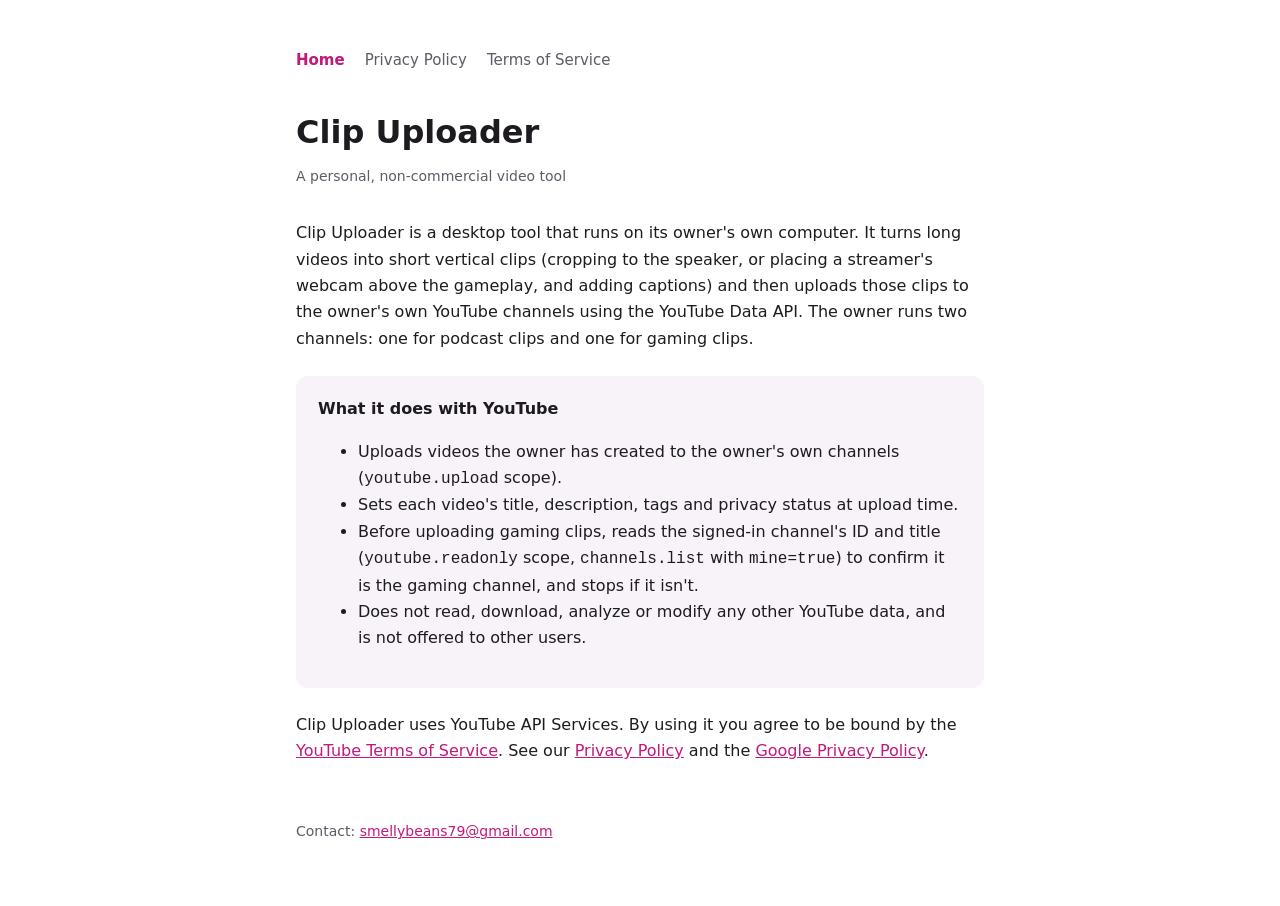
<file: index.html>
<!doctype html>
<html lang="en">
<head>
<meta charset="utf-8">
<meta name="viewport" content="width=device-width, initial-scale=1">
<title>Clip Uploader</title>
<meta name="description" content="Clip Uploader is a personal tool that uploads short videos to its owner's own YouTube channels.">
<link rel="stylesheet" href="style.css">
</head>
<body>
<main>
  <nav><a href="index.html" aria-current="page">Home</a><a href="privacy.html">Privacy Policy</a><a href="terms.html">Terms of Service</a></nav>
  <h1>Clip Uploader</h1>
  <p class="meta">A personal, non-commercial video tool</p>

  <p>Clip Uploader is a desktop tool that runs on its owner's own computer. It turns long videos
  into short vertical clips (cropping to the speaker, or placing a streamer's webcam above the gameplay,
  and adding captions) and then uploads those clips to the owner's own YouTube channels using the
  YouTube Data API. The owner runs two channels: one for podcast clips and one for gaming clips.</p>

  <div class="card">
    <strong>What it does with YouTube</strong>
    <ul>
      <li>Uploads videos the owner has created to the owner's own channels (<code>youtube.upload</code> scope).</li>
      <li>Sets each video's title, description, tags and privacy status at upload time.</li>
      <li>Before uploading gaming clips, reads the signed-in channel's ID and title (<code>youtube.readonly</code>
      scope, <code>channels.list</code> with <code>mine=true</code>) to confirm it is the gaming channel, and
      stops if it isn't.</li>
      <li>Does not read, download, analyze or modify any other YouTube data, and is not offered to other users.</li>
    </ul>
  </div>

  <p>Clip Uploader uses YouTube API Services. By using it you agree to be bound by the
  <a href="https://www.youtube.com/t/terms">YouTube Terms of Service</a>. See our
  <a href="privacy.html">Privacy Policy</a> and the
  <a href="https://policies.google.com/privacy">Google Privacy Policy</a>.</p>

  <footer>Contact: <a href="mailto:smellybeans79@gmail.com">smellybeans79@gmail.com</a></footer>
</main>
</body>
</html>
</file>
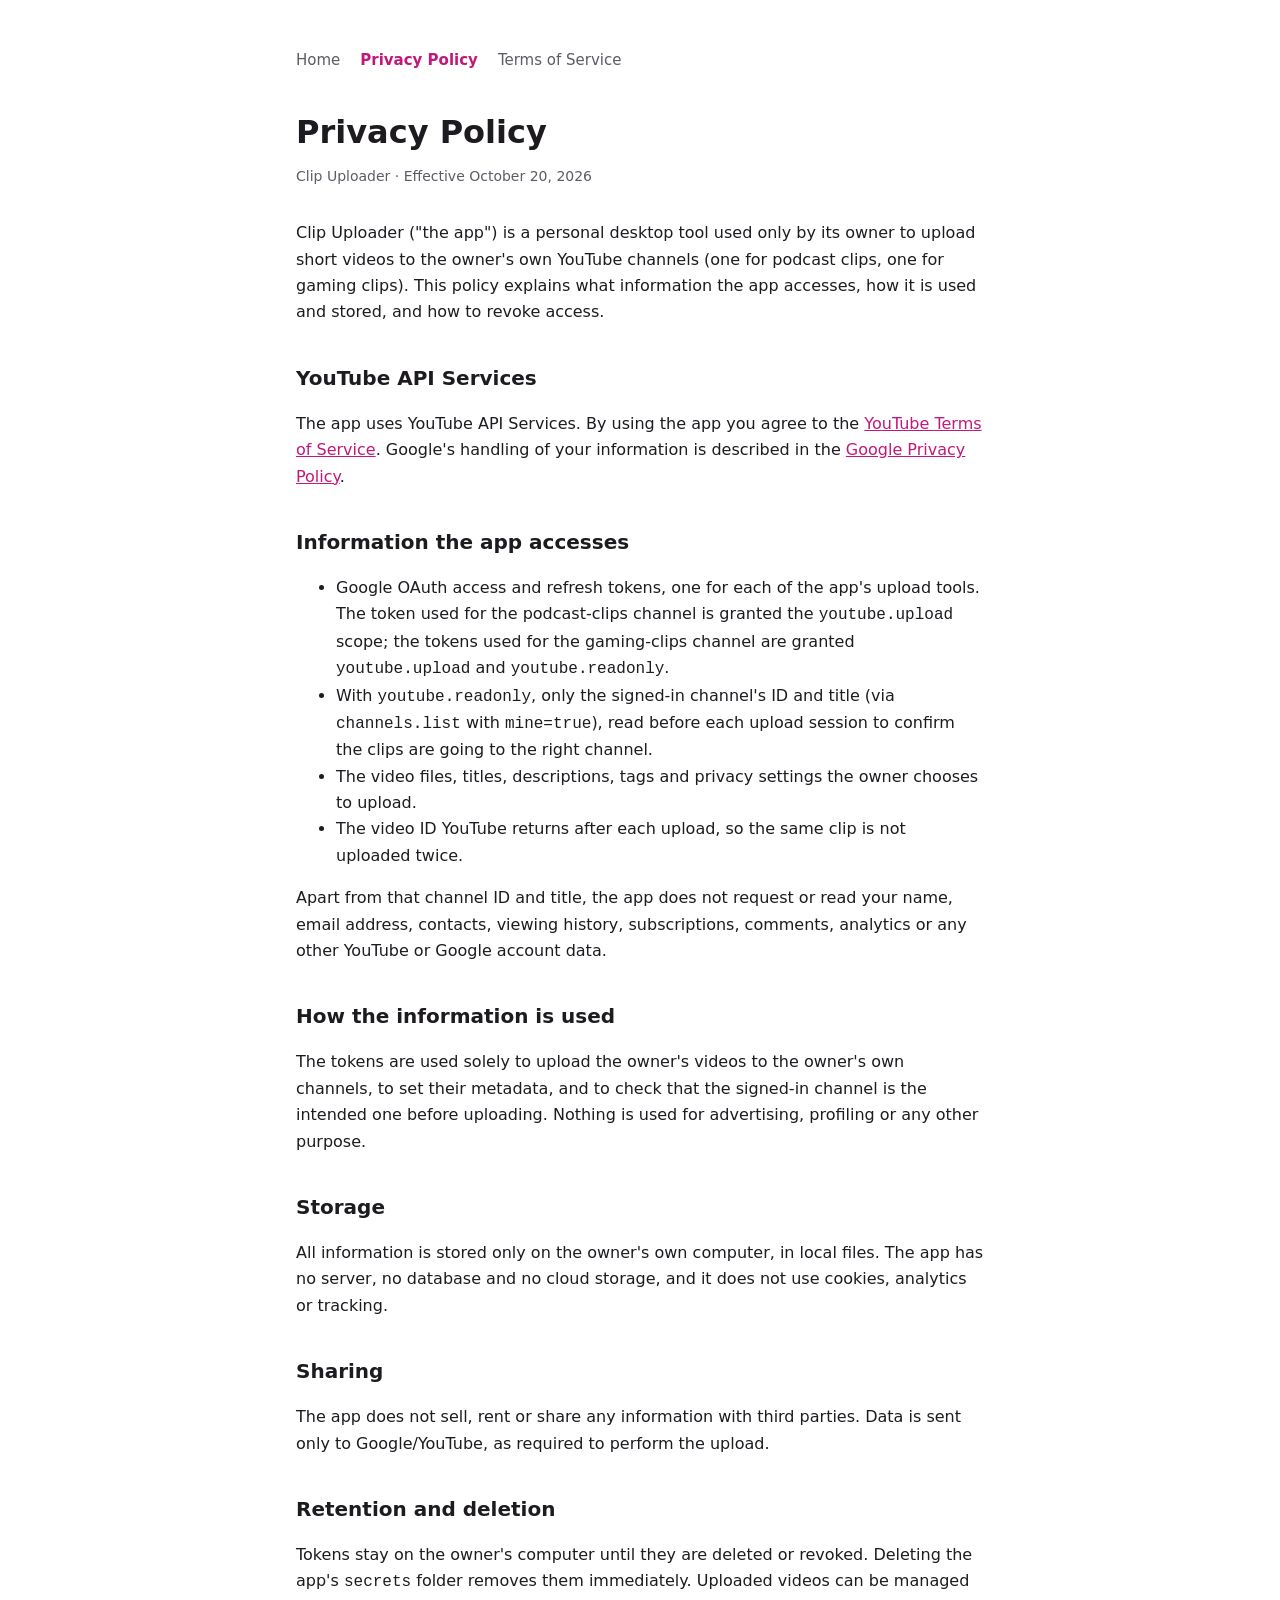
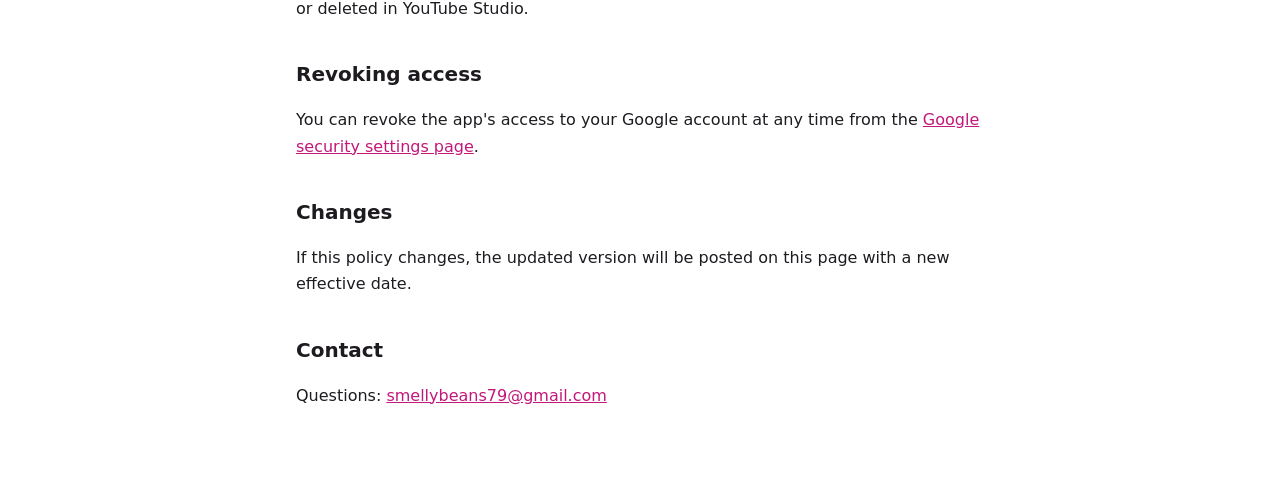
<file: privacy.html>
<!doctype html>
<html lang="en">
<head>
<meta charset="utf-8">
<meta name="viewport" content="width=device-width, initial-scale=1">
<title>Privacy Policy – Clip Uploader</title>
<link rel="stylesheet" href="style.css">
</head>
<body>
<main>
  <nav><a href="index.html">Home</a><a href="privacy.html" aria-current="page">Privacy Policy</a><a href="terms.html">Terms of Service</a></nav>
  <h1>Privacy Policy</h1>
  <p class="meta">Clip Uploader · Effective October 20, 2026</p>

  <p>Clip Uploader ("the app") is a personal desktop tool used only by its owner to upload short videos
  to the owner's own YouTube channels (one for podcast clips, one for gaming clips). This policy explains
  what information the app accesses, how it is used and stored, and how to revoke access.</p>

  <h2>YouTube API Services</h2>
  <p>The app uses YouTube API Services. By using the app you agree to the
  <a href="https://www.youtube.com/t/terms">YouTube Terms of Service</a>. Google's handling of your
  information is described in the <a href="https://policies.google.com/privacy">Google Privacy Policy</a>.</p>

  <h2>Information the app accesses</h2>
  <ul>
    <li>Google OAuth access and refresh tokens, one for each of the app's upload tools. The token used for
    the podcast-clips channel is granted the <code>youtube.upload</code> scope; the tokens used for the
    gaming-clips channel are granted <code>youtube.upload</code> and <code>youtube.readonly</code>.</li>
    <li>With <code>youtube.readonly</code>, only the signed-in channel's ID and title (via
    <code>channels.list</code> with <code>mine=true</code>), read before each upload session to confirm the
    clips are going to the right channel.</li>
    <li>The video files, titles, descriptions, tags and privacy settings the owner chooses to upload.</li>
    <li>The video ID YouTube returns after each upload, so the same clip is not uploaded twice.</li>
  </ul>
  <p>Apart from that channel ID and title, the app does not request or read your name, email address,
  contacts, viewing history, subscriptions, comments, analytics or any other YouTube or Google account data.</p>

  <h2>How the information is used</h2>
  <p>The tokens are used solely to upload the owner's videos to the owner's own channels, to set their
  metadata, and to check that the signed-in channel is the intended one before uploading. Nothing is
  used for advertising, profiling or any other purpose.</p>

  <h2>Storage</h2>
  <p>All information is stored only on the owner's own computer, in local files. The app has no
  server, no database and no cloud storage, and it does not use cookies, analytics or tracking.</p>

  <h2>Sharing</h2>
  <p>The app does not sell, rent or share any information with third parties. Data is sent only to
  Google/YouTube, as required to perform the upload.</p>

  <h2>Retention and deletion</h2>
  <p>Tokens stay on the owner's computer until they are deleted or revoked. Deleting the app's
  <code>secrets</code> folder removes them immediately. Uploaded videos can be managed or deleted in
  YouTube Studio.</p>

  <h2>Revoking access</h2>
  <p>You can revoke the app's access to your Google account at any time from the
  <a href="https://security.google.com/settings/security/permissions">Google security settings page</a>.</p>

  <h2>Changes</h2>
  <p>If this policy changes, the updated version will be posted on this page with a new effective date.</p>

  <h2>Contact</h2>
  <p>Questions: <a href="mailto:smellybeans79@gmail.com">smellybeans79@gmail.com</a></p>
</main>
</body>
</html>
</file>
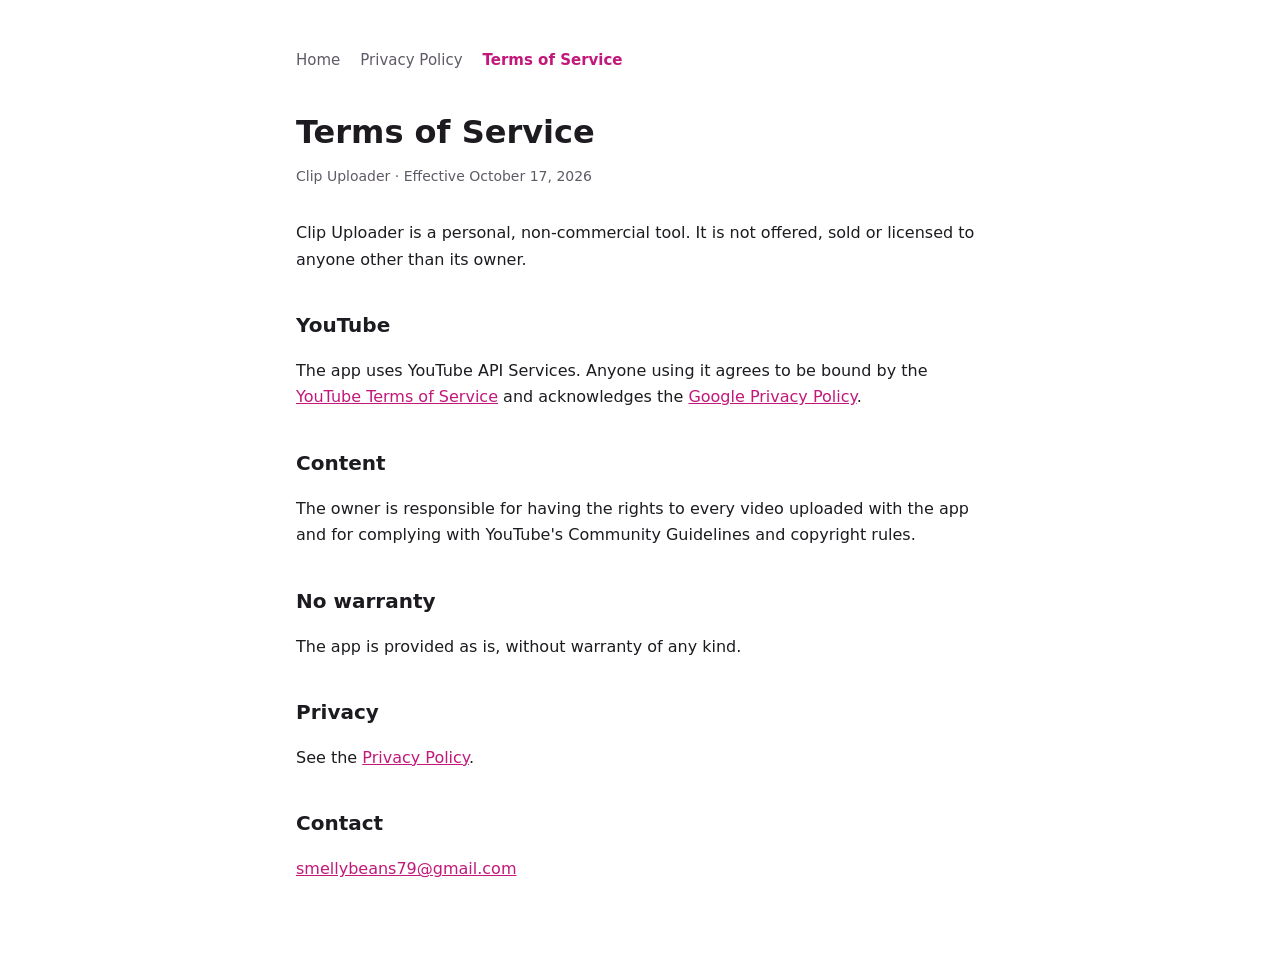
<file: terms.html>
<!doctype html>
<html lang="en">
<head>
<meta charset="utf-8">
<meta name="viewport" content="width=device-width, initial-scale=1">
<title>Terms of Service – Clip Uploader</title>
<link rel="stylesheet" href="style.css">
</head>
<body>
<main>
  <nav><a href="index.html">Home</a><a href="privacy.html">Privacy Policy</a><a href="terms.html" aria-current="page">Terms of Service</a></nav>
  <h1>Terms of Service</h1>
  <p class="meta">Clip Uploader · Effective October 17, 2026</p>

  <p>Clip Uploader is a personal, non-commercial tool. It is not offered, sold or licensed to anyone
  other than its owner.</p>

  <h2>YouTube</h2>
  <p>The app uses YouTube API Services. Anyone using it agrees to be bound by the
  <a href="https://www.youtube.com/t/terms">YouTube Terms of Service</a> and acknowledges the
  <a href="https://policies.google.com/privacy">Google Privacy Policy</a>.</p>

  <h2>Content</h2>
  <p>The owner is responsible for having the rights to every video uploaded with the app and for
  complying with YouTube's Community Guidelines and copyright rules.</p>

  <h2>No warranty</h2>
  <p>The app is provided as is, without warranty of any kind.</p>

  <h2>Privacy</h2>
  <p>See the <a href="privacy.html">Privacy Policy</a>.</p>

  <h2>Contact</h2>
  <p><a href="mailto:smellybeans79@gmail.com">smellybeans79@gmail.com</a></p>
</main>
</body>
</html>
</file>
<file: style.css>
:root { --bg: #ffffff; --fg: #1d1b20; --muted: #5f5a66; --accent: #c2187a; --card: #f7f3f8; }
@media (prefers-color-scheme: dark) {
  :root { --bg: #141216; --fg: #ece7ef; --muted: #a9a2ae; --accent: #ff7ac8; --card: #1f1c22; }
}
* { box-sizing: border-box; }
body { margin: 0; background: var(--bg); color: var(--fg); font: 16px/1.65 system-ui, -apple-system, "Segoe UI", sans-serif; }
main { max-width: 720px; margin: 0 auto; padding: 48px 16px 64px; }
nav { display: flex; gap: 20px; margin-bottom: 40px; font-size: 15px; }
nav a { color: var(--muted); text-decoration: none; }
nav a[aria-current] { color: var(--accent); font-weight: 600; }
h1 { font-size: 32px; line-height: 1.2; margin: 0 0 8px; }
h2 { font-size: 20px; margin: 36px 0 8px; }
p, li { color: var(--fg); }
.meta { color: var(--muted); font-size: 14px; margin-bottom: 32px; }
.card { background: var(--card); border-radius: 12px; padding: 20px 22px; margin: 24px 0; }
a { color: var(--accent); }
footer { margin-top: 56px; color: var(--muted); font-size: 14px; }
</file>
